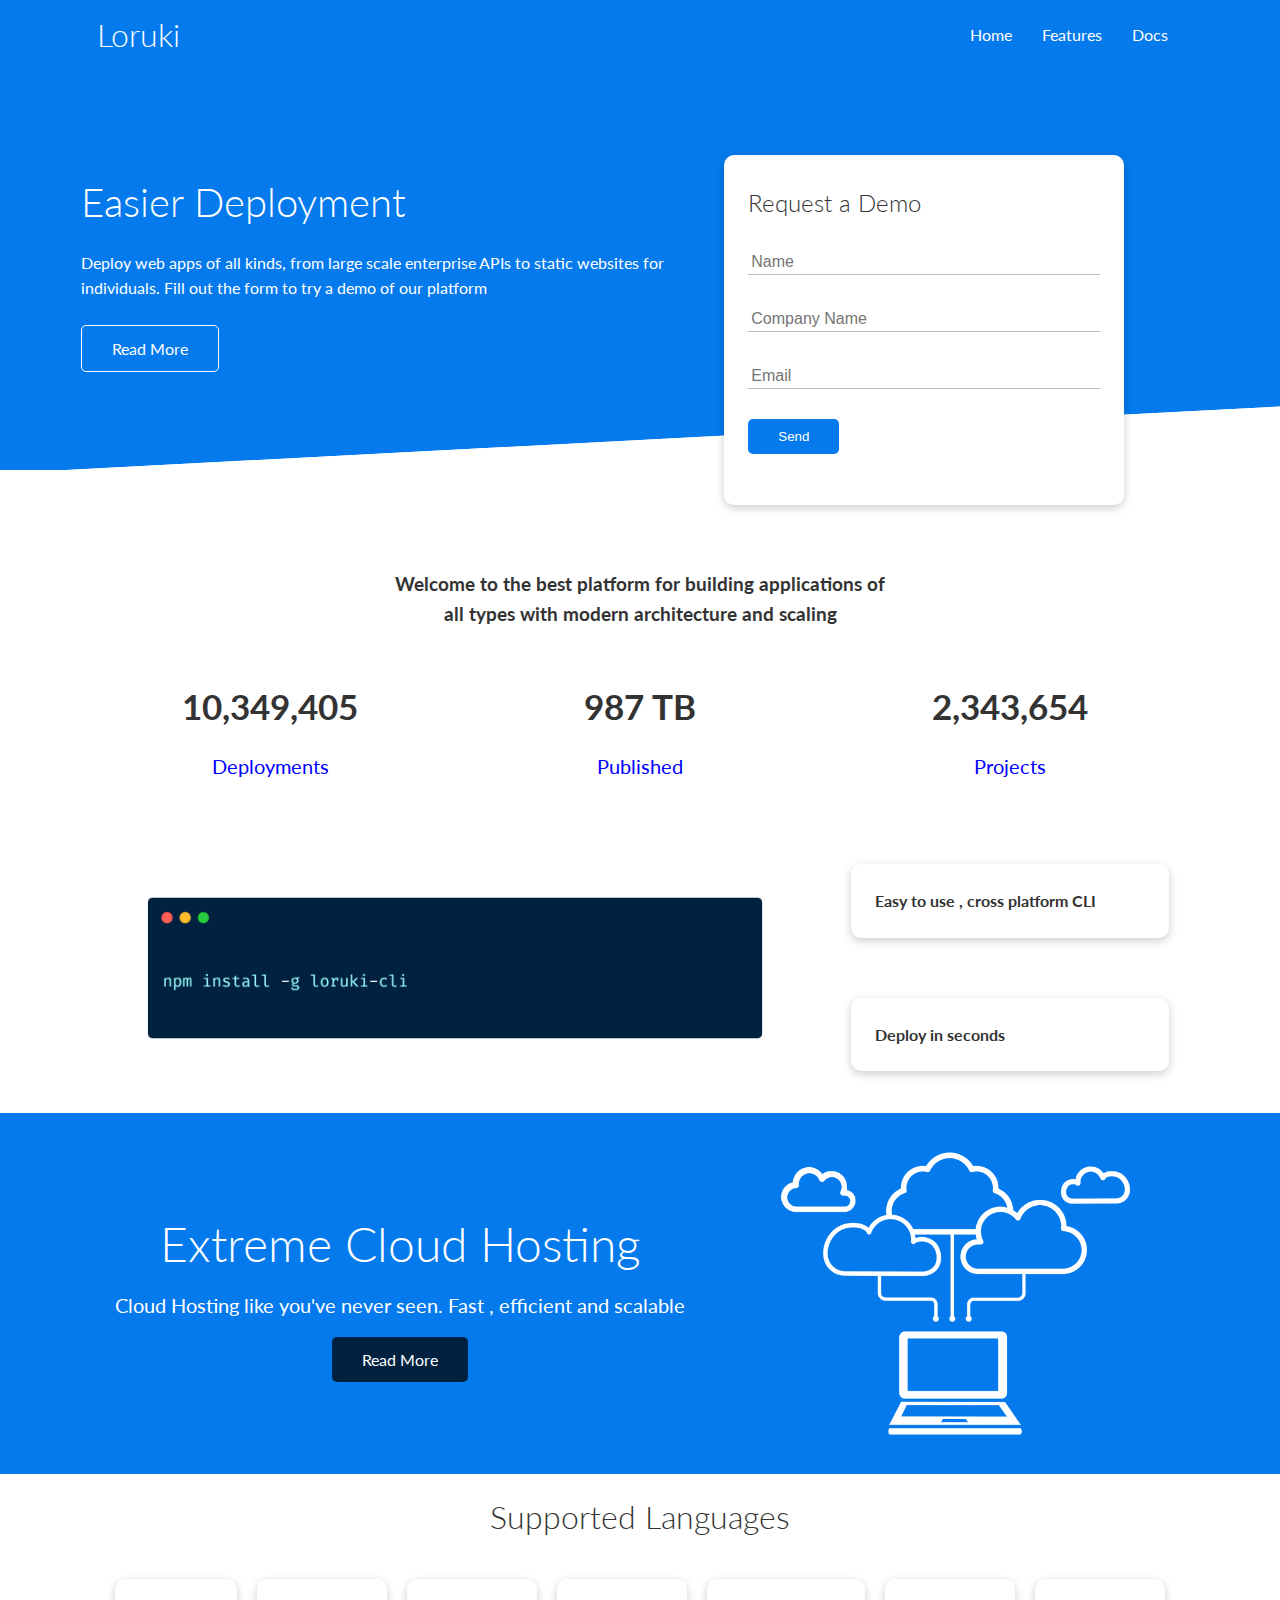
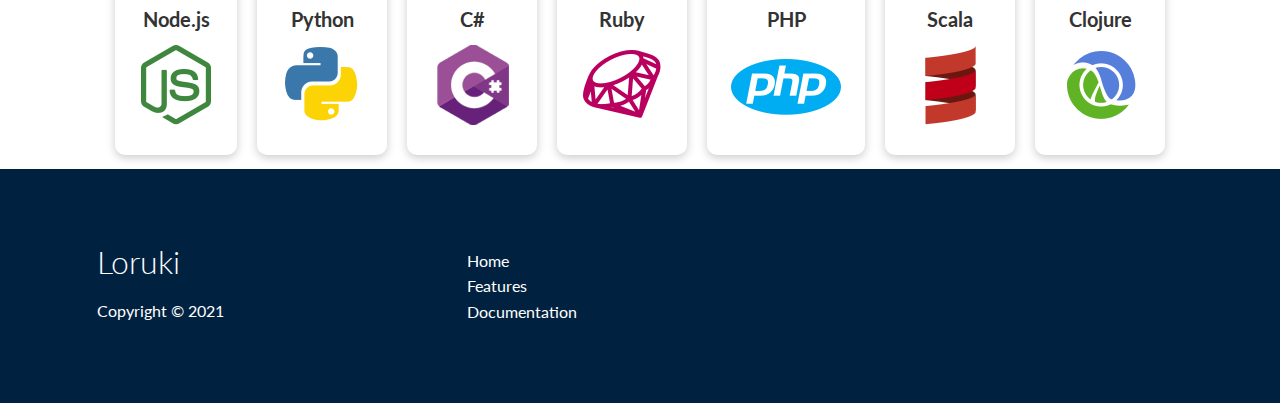
<file: index.html>
<!DOCTYPE html>
<html lang="en">
<head>
    <meta charset="UTF-8">
    <meta http-equiv="X-UA-Compatible" content="IE=edge">
    <meta name="viewport" content="width=device-width, initial-scale=1.0">
    <title>Loruki | Cloud Hosting for evryone</title>
    <link rel="stylesheet" href="https://cdnjs.cloudflare.com/ajax/libs/font-awesome/5.15.3/css/all.min.css"
    integrity="sha512-iBBXm8fW90+nuLcSKlbmrPcLa0OT92xO1BIsZ+ywDWZCvqsWgccV3gFoRBv0z+8dLJgyAHIhR35VZc2oM/gI1w=="
     crossorigin="anonymous" referrerpolicy="no-referrer" />
    <link rel="stylesheet" href="css/style.css">
    <link rel="stylesheet" href="css/utilities.css">
</head>
<body>
    <!--NavBar  -->
    <div class="navbar">
        <div class="container flex">
            <h1 class="logo">Loruki</h1>
            <nav>
                <ul>
                    <li><a href="index.html">Home</a></li>
                    <li><a href="features.html">Features</a></li>
                    <li><a href="docs.html">Docs</a></li>
                </ul>
            </nav>
        </div>
    </div>

    <!-- Showcase -->
    <section class="showcase">
        <div class="container grid">
            <div class="showcase-text">
                <h1>Easier Deployment</h1>
                <p>Deploy web apps of all kinds, from large scale enterprise APIs to static websites for individuals. Fill out the form to try a demo of our platform</p>
                <a href="features.html" class="btn btn-outline">Read More</a>
            </div>
            <div class="showcase-form card">
                <h2>Request a Demo</h2>
                <form action="">

                    <div class="form-control">
                        <input type="text" name="name", placeholder="Name" required>
                    </div>
                    <div class="form-control">
                        <input type="text" name="company", placeholder="Company Name" required>
                    </div>
                    <div class="form-control">
                        <input type="email" name="email", placeholder="Email" required>
                    </div>
                    <input type="submit" value="Send" class="btn btn-primary">
                </form>
                </div>
        </div>
    </section>

    <!-- Stats -->
    <section class="stats">
        <div class="container">
            <h3 class="stats-heading text-center">
                Welcome to the best platform for building applications of all types with modern architecture and scaling
            </h3>
            <div class="grid grid-3 text-center my-4">
                <div>
                    <i class="fas fa-server fa-3x"></i>
                    <h3>10,349,405</h3>
                    <p class="text-secondary">Deployments</p>
                </div>
                <div>
                    <i class="fas fa-upload fa-3x"></i>
                    <h3>987 TB</h3>
                    <p class="text-secondary">Published</p>
                </div>
                <div>
                    <i class="fas fa-project-diagram fa-3x"></i>
                    <h3>2,343,654</h3>
                    <p class="text-secondary">Projects</p>
                </div>
            </div>
        </div>
    </section>
    <!-- cli -->
    <section class="cli">
        <div class="container grid">
            <img src="images/cli.png" alt="">
            <div class="card">
                <h3>Easy to use , cross platform CLI</h3>
            </div>
            <div class="card">
                <h3>Deploy in seconds</h3>
            </div>

        </div>
    </section>

    <!-- cloud -->
    <section class="cloud bg-primary my-2 py-2">
        <div class="container grid">
            <div class="text-center">
                <h2 class="lg">Extreme Cloud Hosting</h2>
                <p class="lead my-1">Cloud Hosting like you've never seen. Fast , efficient and scalable</p>
                <a href="features.html" class="btn btn-dark">Read More</a>
            </div>
            <img src="images/cloud.png" alt="">
        </div>
    </section>

    <!-- languages -->
    <section class="languages">
        <h2 class="md text-center my-2">
            Supported Languages
        </h2>
        <div class="container flex">
            <div class="card">
                <h4>Node.js</h4>
                <img src="images/logos/node.png" alt="">
            </div>
            <div class="card">
                <h4>Python</h4>
                <img src="images/logos/python.png" alt="">
            </div>
            <div class="card">
                <h4>C#</h4>
                <img src="images/logos/csharp.png" alt="">
            </div>
            <div class="card">
                <h4>Ruby</h4>
                <img src="images/logos/ruby.png" alt="">
            </div>
            <div class="card">
                <h4>PHP</h4>
                <img src="images/logos/php.png" alt="">
            </div>
            <div class="card">
                <h4>Scala</h4>
                <img src="images/logos/scala.png" alt="">
            </div>
            <div class="card">
                <h4>Clojure</h4>
                <img src="images/logos/clojure.png" alt="">
            </div>
        </div>
    </section>
    <!-- footer -->
    <footer class="footer bg-dark py-5">
        <div class="container grid grid-3">
            <div>
                <h1>Loruki</h1>
                <p>Copyright &copy; 2021</p>
            </div>
            <nav>
                <ul>
                    <li><a href="index.html">Home</a></li>
                    <li><a href="features.html">Features</a></li>
                    <li><a href="docs.html">Documentation</a></li>
                </ul>
            </nav>
            <div class="social">
                <a href="#"><i class="fab fa-github fa-2x"></i></a>
                <a href="#"><i class="fab fa-facebook fa-2x"></i></a>
                <a href="#"><i class="fab fa-instagram fa-2x"></i></a>
                <a href="#"><i class="fab fa-twitter fa-2x"></i></a>
            </div>
        </div>
    </footer>
</body>
</html>
</file>
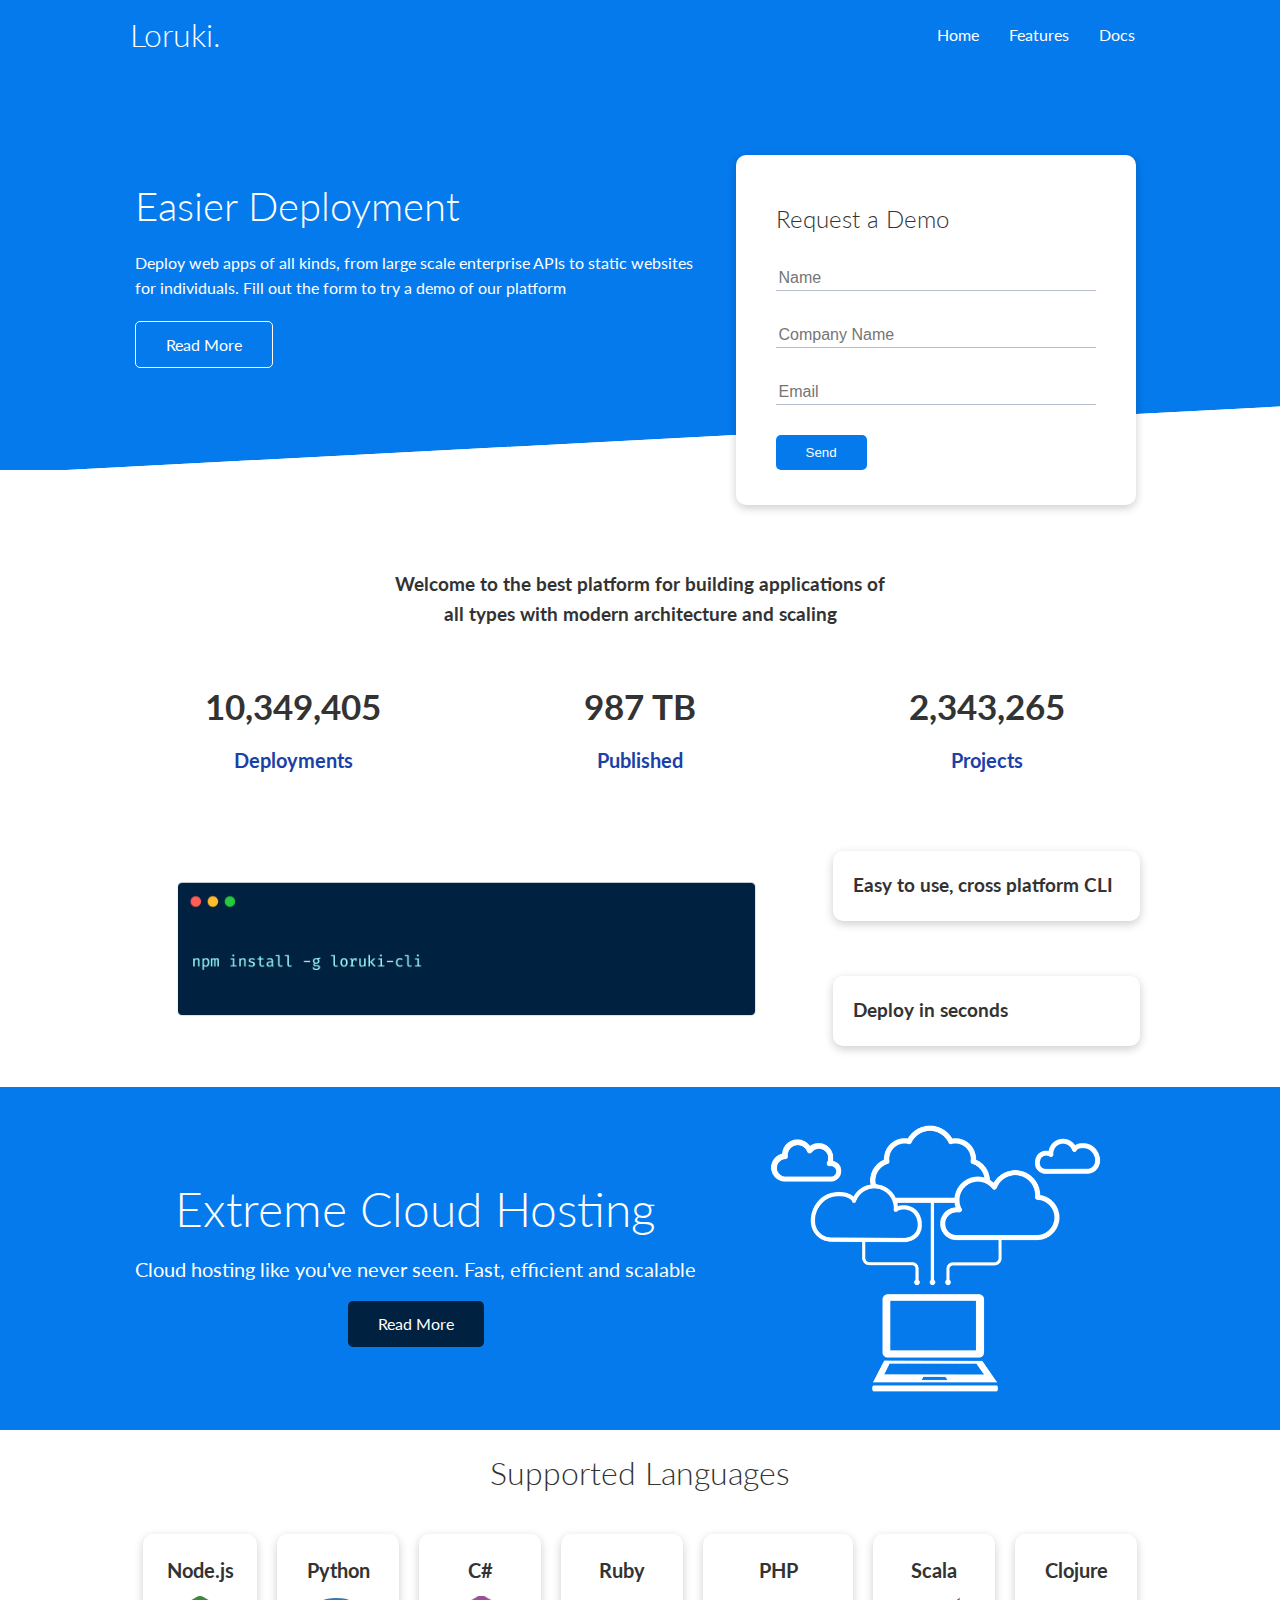
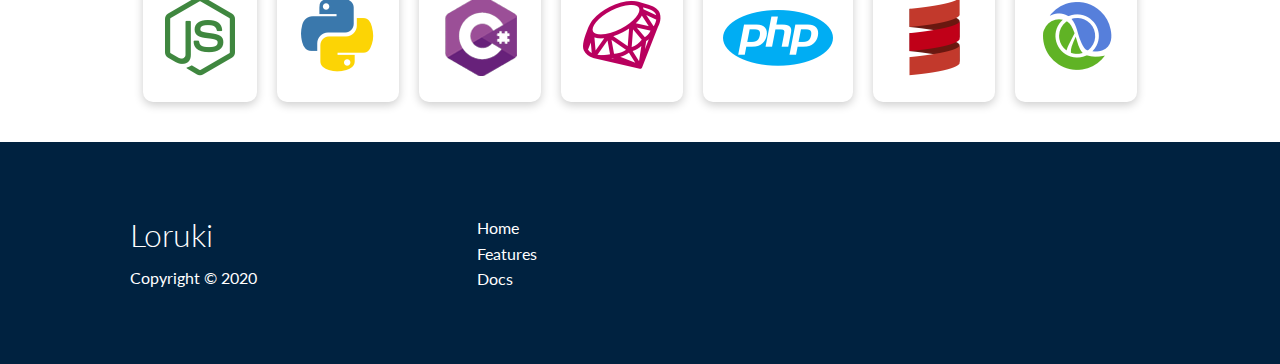
<file: loruki-website-master/index.html>
<!DOCTYPE html>
<html lang="en">
<head>
    <meta charset="UTF-8">
    <meta name="viewport" content="width=device-width, initial-scale=1.0">
    <link rel="stylesheet" href="https://cdnjs.cloudflare.com/ajax/libs/font-awesome/5.15.1/css/all.min.css" integrity="sha512-+4zCK9k+qNFUR5X+cKL9EIR+ZOhtIloNl9GIKS57V1MyNsYpYcUrUeQc9vNfzsWfV28IaLL3i96P9sdNyeRssA==" crossorigin="anonymous" />
    <link rel="stylesheet" href="css/utilities.css">
    <link rel="stylesheet" href="css/style.css">
    <title>Loruki | Cloud Hosting For Everyone</title>
</head>
<body>
    <!-- Navbar -->
    <div class="navbar">
        <div class="container flex">
            <h1 class="logo">Loruki.</h1>
            <nav>
                <ul>
                    <li><a href="index.html">Home</a></li>
                    <li><a href="features.html">Features</a></li>
                    <li><a href="docs.html">Docs</a></li>
                </ul>
            </nav>
        </div>
    </div>
    
    <!-- Showcase -->
    <section class="showcase">
        <div class="container grid">
            <div class="showcase-text">
                <h1>Easier Deployment</h1>
                <p>Deploy web apps of all kinds, from large scale enterprise APIs to static websites for individuals. Fill out the form to try a demo of our platform</p>
                <a href="features.html" class="btn btn-outline">Read More</a>
            </div>

            <div class="showcase-form card">
                <h2>Request a Demo</h2>
                 <!--  <form name="contact" netlify-honeypot="bot-field" method="POST" data-netlify="true">
                    <input type="hidden" name="form-name" value="contact">
                    <p class="hidden">
                        <label>Don’t fill this out if you're human: <input name="bot-field" /></label>
                      </p>
                    <div class="form-control">
                        <input type="text" name="name" placeholder="Name" required>
                    </div>
                    <div class="form-control">
                        <input type="text" name="company" placeholder="Company Name" required>
                    </div>
                    <div class="form-control">
                        <input type="email" name="email" placeholder="Email" required>
                    </div>
                    <input type="submit" value="Send" class="btn btn-primary">
                </form> -->
                 <form>
                    <div class="form-control">
                        <input type="text" name="name" placeholder="Name" required>
                    </div>
                    <div class="form-control">
                        <input type="text" name="company" placeholder="Company Name" required>
                    </div>
                    <div class="form-control">
                        <input type="email" name="email" placeholder="Email" required>
                    </div>
                    <input type="submit" value="Send" class="btn btn-primary">
                </form>
            </div>
        </div>
    </section>

    <!-- Stats -->
    <section class="stats">
        <div class="container">
            <h3 class="stats-heading text-center my-1">
                Welcome to the best platform for building applications of all types with modern architecture and scaling
            </h3>

            <div class="grid grid-3 text-center my-4">
                <div>
                    <i class="fas fa-server fa-3x"></i>
                    <h3>10,349,405</h3>
                    <p class="text-secondary">Deployments</p>
                </div>
                <div>
                    <i class="fas fa-upload fa-3x"></i>
                    <h3>987 TB</h3>
                    <p class="text-secondary">Published</p>
                </div>
                <div>
                    <i class="fas fa-project-diagram fa-3x"></i>
                    <h3>2,343,265</h3>
                    <p class="text-secondary">Projects</p>
                </div>
            </div>
        </div>
    </section>

    <!-- Cli -->
    <section class="cli">
        <div class="container grid">
            <img src="images/cli.png" alt="">
            <div class="card">
                <h3>Easy to use, cross platform CLI</h3>
            </div>
            <div class="card">
                <h3>Deploy in seconds</h3>
            </div>
        </div>
    </section>

    <!-- Cloud -->
    <section class="cloud bg-primary my-2 py-2">
        <div class="container grid">
            <div class="text-center">
                <h2 class="lg">Extreme Cloud Hosting</h2>
                <p class="lead my-1">Cloud hosting like you've never seen. Fast, efficient and scalable</p>
                <a href="features.html" class="btn btn-dark">Read More</a>
            </div>
            <img src="images/cloud.png" alt="">
        </div>
    </section>

    <!-- Languages -->
    <section class="languages">
        <h2 class="md text-center my-2">
            Supported Languages
        </h2>
        <div class="container flex">
            <div class="card">
                <h4>Node.js</h4>
                <img src="images/logos/node.png" alt="">
            </div>
            <div class="card">
                <h4>Python</h4>
                <img src="images/logos/python.png" alt="">
              </div>
              <div class="card">
                <h4>C#</h4>
                <img src="images/logos/csharp.png" alt="">
              </div>
              <div class="card">
                <h4>Ruby</h4>
                <img src="images/logos/ruby.png" alt="">
              </div>
              <div class="card">
                <h4>PHP</h4>
                <img src="images/logos/php.png" alt="">
              </div>
              <div class="card">
                <h4>Scala</h4>
                <img src="images/logos/scala.png" alt="">
              </div>
              <div class="card">
                <h4>Clojure</h4>
                <img src="images/logos/clojure.png" alt="">
              </div>
        </div>
    </section>

    <!-- Footer -->
    <footer class="footer bg-dark py-5">
        <div class="container grid grid-3">
            <div>
                <h1>Loruki
                </h1>
                <p>Copyright &copy; 2020</p>
            </div>
            <nav>
                <ul>
                    <li><a href="index.html">Home</a></li>
                    <li><a href="features.html">Features</a></li>
                    <li><a href="docs.html">Docs</a></li>
                </ul>
            </nav>
            <div class="social">
                <a href="#"><i class="fab fa-github fa-2x"></i></a>
                <a href="#"><i class="fab fa-facebook fa-2x"></i></a>
                <a href="#"><i class="fab fa-instagram fa-2x"></i></a>
                <a href="#"><i class="fab fa-twitter fa-2x"></i></a>
            </div>
        </div>
    </footer>
</body>
</html>
</file>
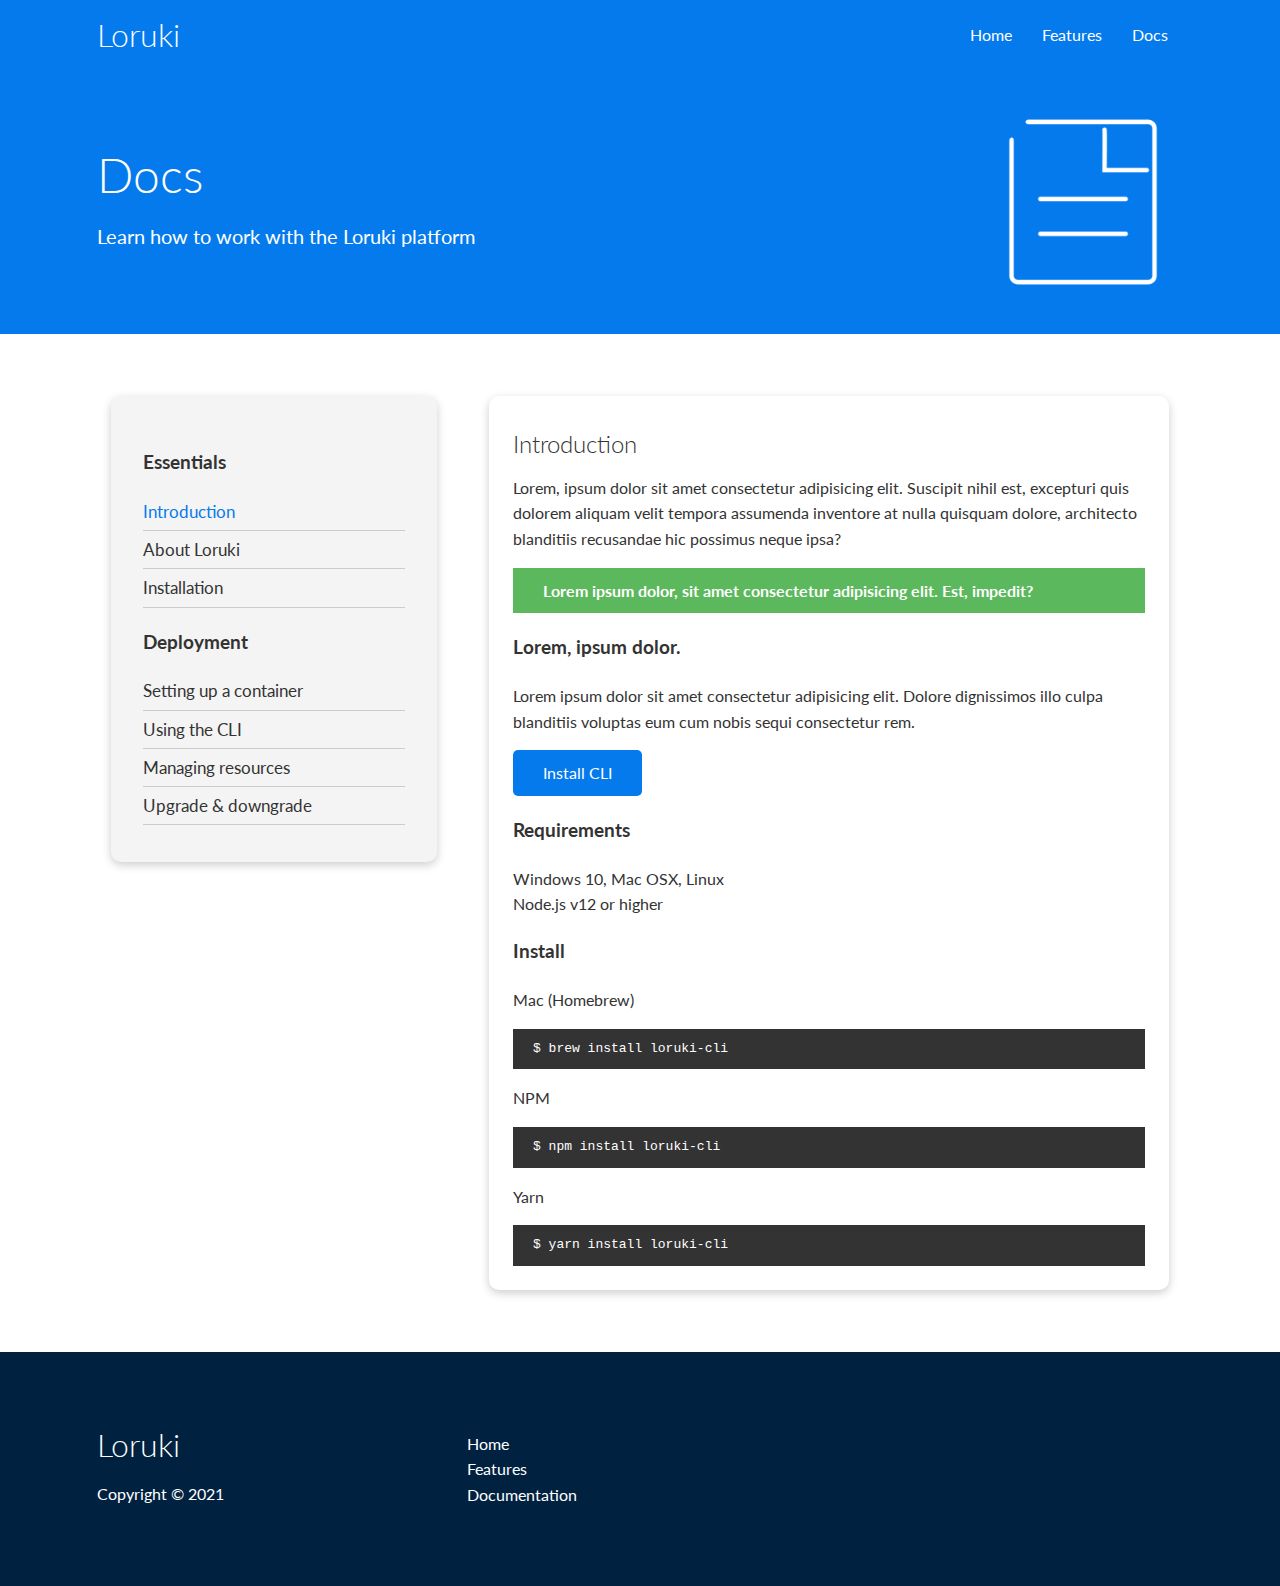
<file: docs.html>
<!DOCTYPE html>
<html lang="en">

<head>
    <meta charset="UTF-8">
    <meta http-equiv="X-UA-Compatible" content="IE=edge">
    <meta name="viewport" content="width=device-width, initial-scale=1.0">
    <title>Loruki | Cloud Hosting for evryone</title>
    <link rel="stylesheet" href="https://cdnjs.cloudflare.com/ajax/libs/font-awesome/5.15.3/css/all.min.css"
        integrity="sha512-iBBXm8fW90+nuLcSKlbmrPcLa0OT92xO1BIsZ+ywDWZCvqsWgccV3gFoRBv0z+8dLJgyAHIhR35VZc2oM/gI1w=="
        crossorigin="anonymous" referrerpolicy="no-referrer" />
    <link rel="stylesheet" href="css/style.css">
    <link rel="stylesheet" href="css/utilities.css">
</head>

<body>
    <!--NavBar  -->
    <div class="navbar">
        <div class="container flex">
            <h1 class="logo">Loruki</h1>
            <nav>
                <ul>
                    <li><a href="index.html">Home</a></li>
                    <li><a href="features.html">Features</a></li>
                    <li><a href="docs.html">Docs</a></li>
                </ul>
            </nav>
        </div>
    </div>

    <!-- head -->
    <section class="docs-head bg-primary py-3">
        <div class="container grid">
            <div>
                <h1 class="lg">Docs</h1>
                <p class="lead">
                    Learn how to work with the Loruki platform
                </p>
            </div>
            <img src="images/docs.png" alt="">
        </div>
    </section>
<!-- docs main -->
<section class="docs-main my-4">
    <div class="container grid">
        <div class="card bg-light p-3">
            <h3 class="my-2">Essentials</h3>
            <nav>
                <ul>
                    <li class="text-primary"><a href="#">Introduction</a></li>
                    <li><a href="#">About Loruki</a></li>
                    <li><a href="#">Installation</a></li>
                </ul>
            </nav>
            <h3 class="my-2">Deployment</h3>
            <nav>
                <ul>
                    <li><a href="#">Setting up a container</a></li>
                    <li><a href="#">Using the CLI</a></li>
                    <li><a href="#">Managing resources</a></li>
                    <li><a href="#">Upgrade & downgrade</a></li>
                </ul>
            </nav>

        </div>
        <div class="card">
            <h2>Introduction</h2>
            <p>Lorem, ipsum dolor sit amet consectetur adipisicing elit. Suscipit nihil est, excepturi quis dolorem aliquam velit tempora assumenda inventore at nulla quisquam dolore, architecto blanditiis recusandae hic possimus neque ipsa?</p>
            <div class="alert alert-success">
                <i class="fas fa-info"></i>Lorem ipsum dolor, sit amet consectetur adipisicing elit. Est, impedit?
            </div>
            <h3>Lorem, ipsum dolor.</h3>
            <p>Lorem ipsum dolor sit amet consectetur adipisicing elit. Dolore dignissimos illo culpa blanditiis voluptas eum cum nobis sequi consectetur rem.</p>
            <a href="#" class="btn btn-primary">Install CLI</a>

            <h3>Requirements</h3>
            <ul>
                <li>Windows 10, Mac OSX, Linux</li>
                <li>Node.js v12 or higher</li>
            </ul>
            <h3>Install</h3>
            <p>Mac (Homebrew)</p>
            <pre><code>$ brew install loruki-cli</code></pre>
            <p>NPM</p>
            <pre><code>$ npm install loruki-cli</code></pre>
            <p>Yarn</p>
            <pre><code>$ yarn install loruki-cli</code></pre>
        </div>
    </div>
</section>
  
    <!-- footer -->
    <footer class="footer bg-dark py-5">
        <div class="container grid grid-3">
            <div>
                <h1>Loruki</h1>
                <p>Copyright &copy; 2021</p>
            </div>
            <nav>
                <ul>
                    <li><a href="index.html">Home</a></li>
                    <li><a href="features.html">Features</a></li>
                    <li><a href="docs.html">Documentation</a></li>
                </ul>
            </nav>
            <div class="social">
                <a href="#"><i class="fab fa-github fa-2x"></i></a>
                <a href="#"><i class="fab fa-facebook fa-2x"></i></a>
                <a href="#"><i class="fab fa-instagram fa-2x"></i></a>
                <a href="#"><i class="fab fa-twitter fa-2x"></i></a>
            </div>
        </div>
    </footer>
</body>

</html>
</file>
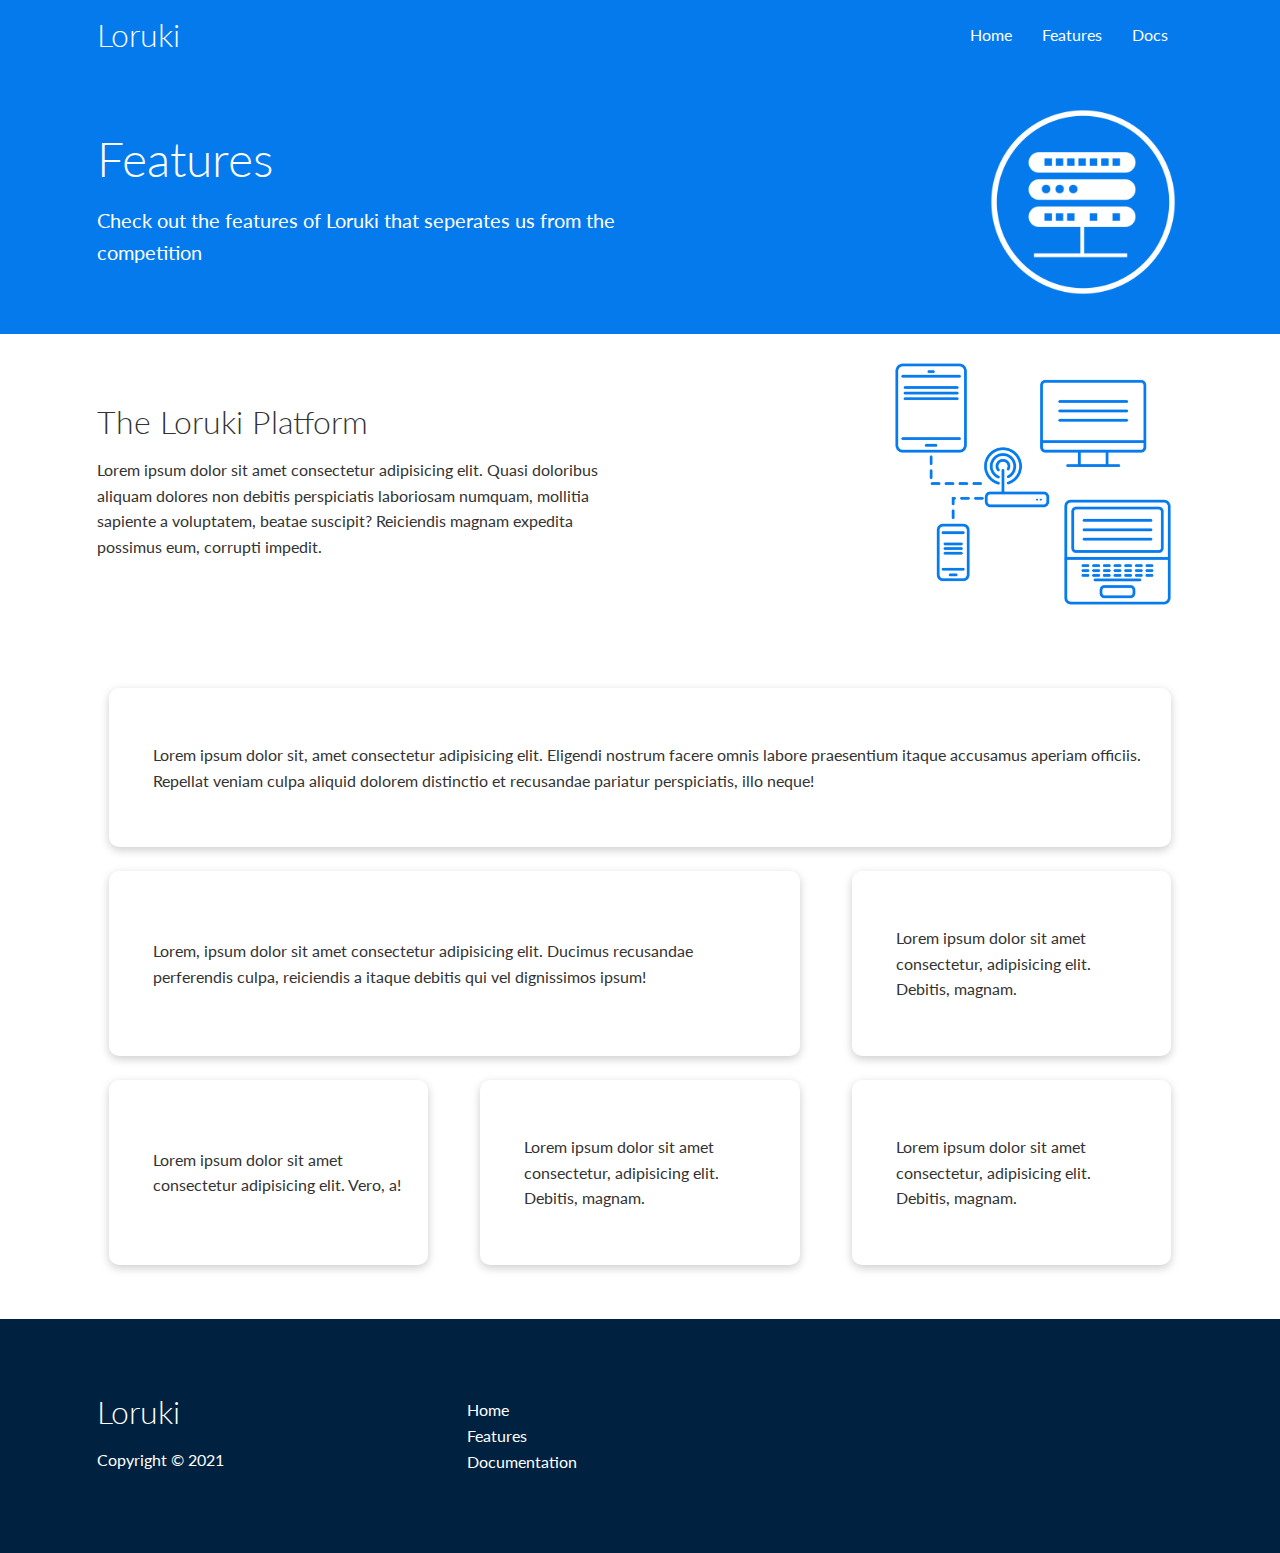
<file: features.html>
<!DOCTYPE html>
<html lang="en">

<head>
    <meta charset="UTF-8">
    <meta http-equiv="X-UA-Compatible" content="IE=edge">
    <meta name="viewport" content="width=device-width, initial-scale=1.0">
    <title>Loruki | Cloud Hosting for evryone</title>
    <link rel="stylesheet" href="https://cdnjs.cloudflare.com/ajax/libs/font-awesome/5.15.3/css/all.min.css"
        integrity="sha512-iBBXm8fW90+nuLcSKlbmrPcLa0OT92xO1BIsZ+ywDWZCvqsWgccV3gFoRBv0z+8dLJgyAHIhR35VZc2oM/gI1w=="
        crossorigin="anonymous" referrerpolicy="no-referrer" />
    <link rel="stylesheet" href="css/style.css">
    <link rel="stylesheet" href="css/utilities.css">
</head>

<body>
    <!--NavBar  -->
    <div class="navbar">
        <div class="container flex">
            <h1 class="logo">Loruki</h1>
            <nav>
                <ul>
                    <li><a href="index.html">Home</a></li>
                    <li><a href="features.html">Features</a></li>
                    <li><a href="docs.html">Docs</a></li>
                </ul>
            </nav>
        </div>
    </div>

  <!-- head -->
  <section class="features-head bg-primary py-3">
      <div class="container grid">
          <div>
              <h1 class="lg">Features</h1>
              <p class="lead">
                  Check out the features of Loruki that seperates us from the competition
              </p>
          </div>
          <img src="images/server.png" alt="">
      </div>
  </section>

  <!-- sub head -->
  <section class="features-sub-head bg-light-py-3">
      <div class="container grid">
        <div>
            <h1 class="md">The Loruki Platform</h1>
            <p>
                Lorem ipsum dolor sit amet consectetur adipisicing elit. Quasi doloribus aliquam dolores non debitis perspiciatis laboriosam numquam, mollitia sapiente a voluptatem, beatae suscipit? Reiciendis magnam expedita possimus eum, corrupti impedit.
            </p>
        </div>
        <img src="images/server2.png" alt="">
      </div>
  </section>

  <section class="features-main my-2">
      <div class="container grid grid-3">
          <div class="card flex">
              <i class="fas fa-server fa-3x"></i>
              <p>Lorem ipsum dolor sit, amet consectetur adipisicing elit. Eligendi nostrum facere omnis labore praesentium itaque accusamus aperiam officiis. Repellat veniam culpa aliquid dolorem distinctio et recusandae pariatur perspiciatis, illo neque!</p>
          </div>
        <div class="card flex">
            <i class="fas fa-network-wired fa-3x"></i>
            <p>
                Lorem, ipsum dolor sit amet consectetur adipisicing elit. Ducimus
                recusandae perferendis culpa, reiciendis a itaque debitis qui vel
                dignissimos ipsum!
            </p>
        </div>
        <div class="card flex">
            <i class="fas fa-laptop-code fa-3x"></i>
            <p>
                Lorem ipsum dolor sit amet consectetur, adipisicing elit. Debitis,
                magnam.
            </p>
        </div>
        <div class="card flex">
            <i class="fas fa-database fa-3x"></i>
            <p>
                Lorem ipsum dolor sit amet consectetur adipisicing elit. Vero, a!
            </p>
        </div>
        <div class="card flex">
            <i class="fas fa-power-off fa-3x"></i>
            <p>
                Lorem ipsum dolor sit amet consectetur, adipisicing elit. Debitis,
                magnam.
            </p>
        </div>
        <div class="card flex">
            <i class="fas fa-upload fa-3x"></i>
            <p>
                Lorem ipsum dolor sit amet consectetur, adipisicing elit. Debitis,
                magnam.
            </p>
        </div>
      </div>
  </section>

    <!-- footer -->
    <footer class="footer bg-dark py-5">
        <div class="container grid grid-3">
            <div>
                <h1>Loruki</h1>
                <p>Copyright &copy; 2021</p>
            </div>
            <nav>
                <ul>
                    <li><a href="index.html">Home</a></li>
                    <li><a href="features.html">Features</a></li>
                    <li><a href="docs.html">Documentation</a></li>
                </ul>
            </nav>
            <div class="social">
                <a href="#"><i class="fab fa-github fa-2x"></i></a>
                <a href="#"><i class="fab fa-facebook fa-2x"></i></a>
                <a href="#"><i class="fab fa-instagram fa-2x"></i></a>
                <a href="#"><i class="fab fa-twitter fa-2x"></i></a>
            </div>
        </div>
    </footer>
</body>

</html>
</file>
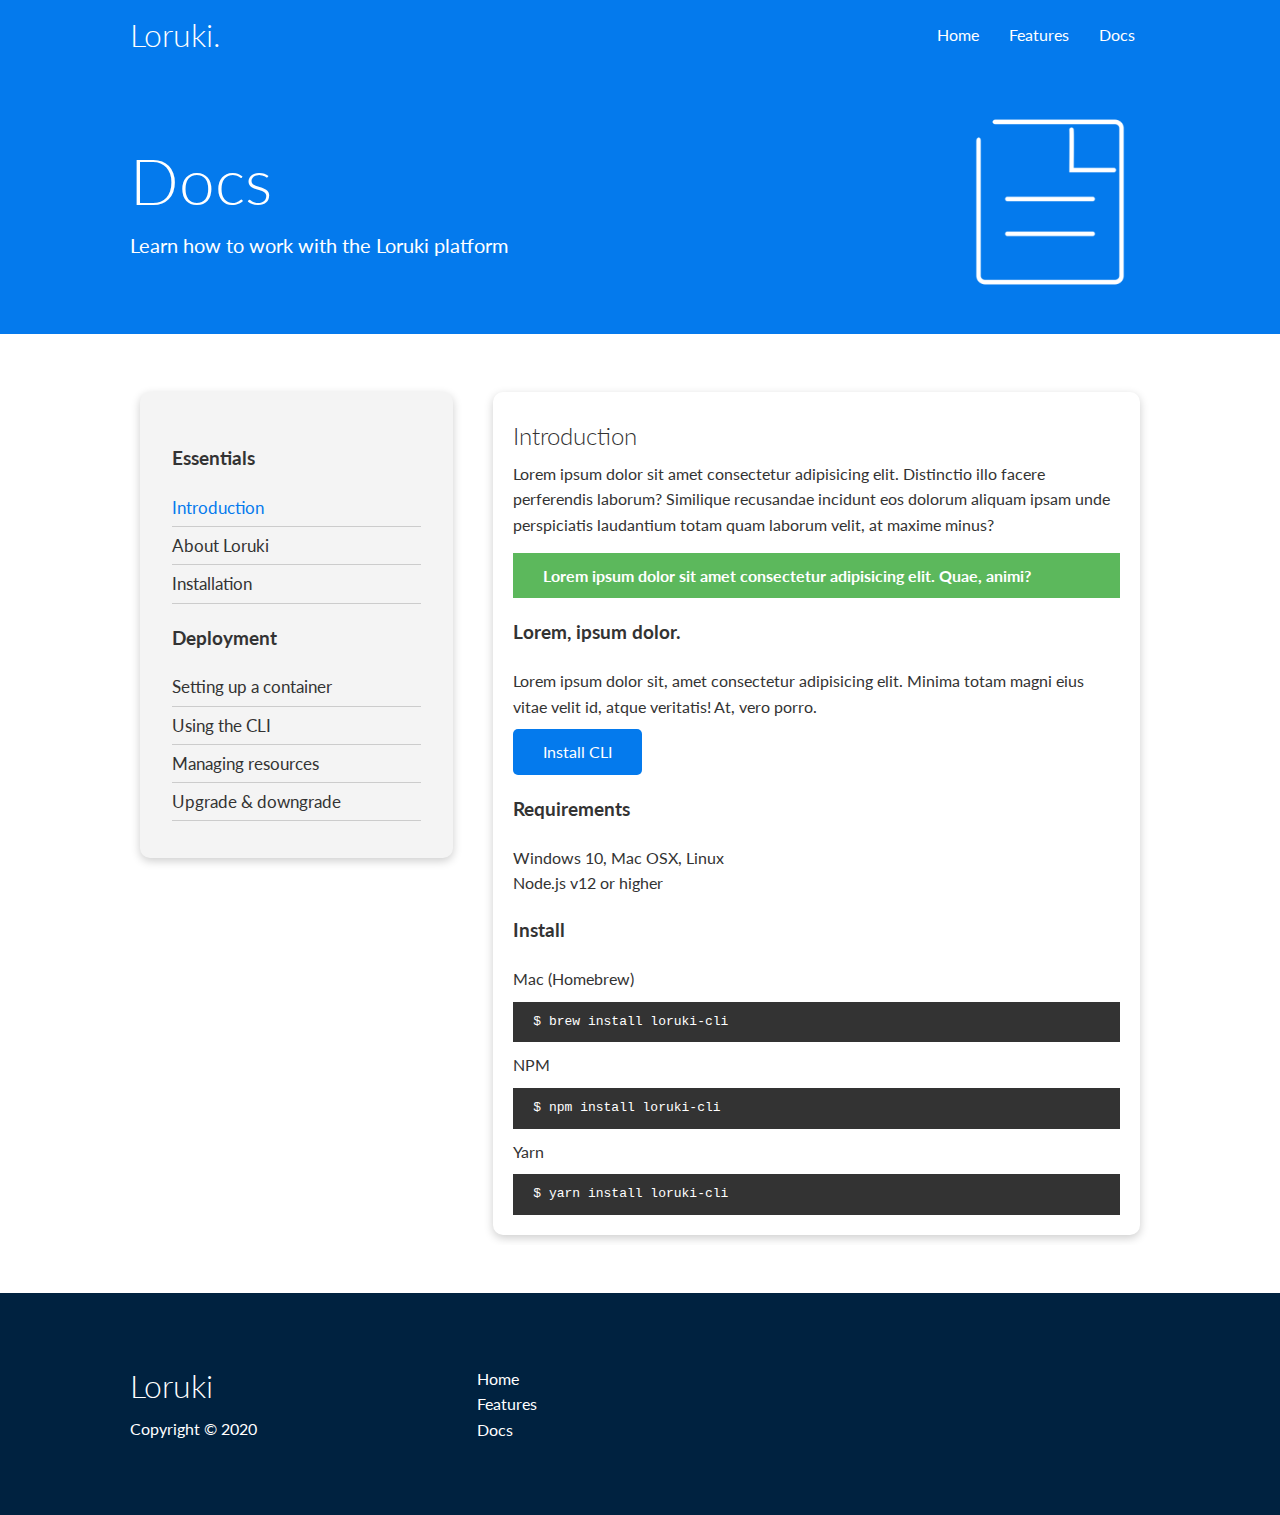
<file: loruki-website-master/docs.html>
<!DOCTYPE html>
<html lang="en">
<head>
    <meta charset="UTF-8">
    <meta name="viewport" content="width=device-width, initial-scale=1.0">
    <link rel="stylesheet" href="https://cdnjs.cloudflare.com/ajax/libs/font-awesome/5.15.1/css/all.min.css" integrity="sha512-+4zCK9k+qNFUR5X+cKL9EIR+ZOhtIloNl9GIKS57V1MyNsYpYcUrUeQc9vNfzsWfV28IaLL3i96P9sdNyeRssA==" crossorigin="anonymous" />
    <link rel="stylesheet" href="css/utilities.css">
    <link rel="stylesheet" href="css/style.css">
    <title>Loruki | Cloud Hosting For Everyone</title>
</head>
<body>
    <!-- Navbar -->
    <div class="navbar">
        <div class="container flex">
            <h1 class="logo">Loruki.</h1>
            <nav>
                <ul>
                    <li><a href="index.html">Home</a></li>
                    <li><a href="features.html">Features</a></li>
                    <li><a href="docs.html">Docs</a></li>
                </ul>
            </nav>
        </div>
    </div>

    <!-- Head -->
    <section class="docs-head bg-primary py-3">
        <div class="container grid">
            <div>
                <h1 class="xl">Docs</h1>
                <p class="lead">
                    Learn how to work with the Loruki platform
                </p>
            </div>
            <img src="images/docs.png" alt="">
        </div>
    </section>

    <!-- Docs main -->
    <section class="docs-main my-4">
        <div class="container grid">
            <div class="card bg-light p-3">
                <h3 class="my-2">Essentials</h3>
                <nav>
                    <ul>
                        <li><a class="text-primary" href="#">Introduction</a></li>
                        <li><a href="#">About Loruki</a></li>
                        <li><a href="#">Installation</a></li>
                    </ul>
                </nav>

                <h3 class="my-2">Deployment</h3>
                <nav>
                    <ul>
                        <li><a href="#">Setting up a container</a></li>
							<li><a href="#">Using the CLI</a></li>
							<li><a href="#">Managing resources</a></li>
							<li><a href="#">Upgrade & downgrade</a></li>
                    </ul>
                </nav>
            </div>
            <div class="card">
                <h2>Introduction</h2>
                <p>Lorem ipsum dolor sit amet consectetur adipisicing elit. Distinctio illo facere perferendis laborum? Similique recusandae incidunt eos dolorum aliquam ipsam unde perspiciatis laudantium totam quam laborum velit, at maxime minus?</p>

                <div class="alert alert-success">
                    <i class="fas fa-info"></i> Lorem ipsum dolor sit amet consectetur adipisicing elit. Quae, animi?
                </div>

                <h3>Lorem, ipsum dolor.</h3>
                <p>Lorem ipsum dolor sit, amet consectetur adipisicing elit. Minima totam magni eius vitae velit id, atque veritatis! At, vero porro.</p>
                <a href="#" class="btn btn-primary">Install CLI</a>

                <h3>Requirements</h3>
                <ul>
                    <li>Windows 10, Mac OSX, Linux</li>
                    <li>Node.js v12 or higher</li>
                </ul>

                <h3>Install</h3>
                <p>Mac (Homebrew)</p>
                <pre><code>$ brew install loruki-cli</code></pre>
                <p>NPM</p>
                <pre><code>$ npm install loruki-cli</code></pre>
                <p>Yarn</p>
                <pre><code>$ yarn install loruki-cli</code></pre>

            </div>
        </div>
    </section>
    
    <!-- Footer -->
    <footer class="footer bg-dark py-5">
        <div class="container grid grid-3">
            <div>
                <h1>Loruki
                </h1>
                <p>Copyright &copy; 2020</p>
            </div>
            <nav>
                <ul>
                    <li><a href="index.html">Home</a></li>
                    <li><a href="features.html">Features</a></li>
                    <li><a href="docs.html">Docs</a></li>
                </ul>
            </nav>
            <div class="social">
                <a href="#"><i class="fab fa-github fa-2x"></i></a>
                <a href="#"><i class="fab fa-facebook fa-2x"></i></a>
                <a href="#"><i class="fab fa-instagram fa-2x"></i></a>
                <a href="#"><i class="fab fa-twitter fa-2x"></i></a>
            </div>
        </div>
    </footer>
</body>
</html>
</file>
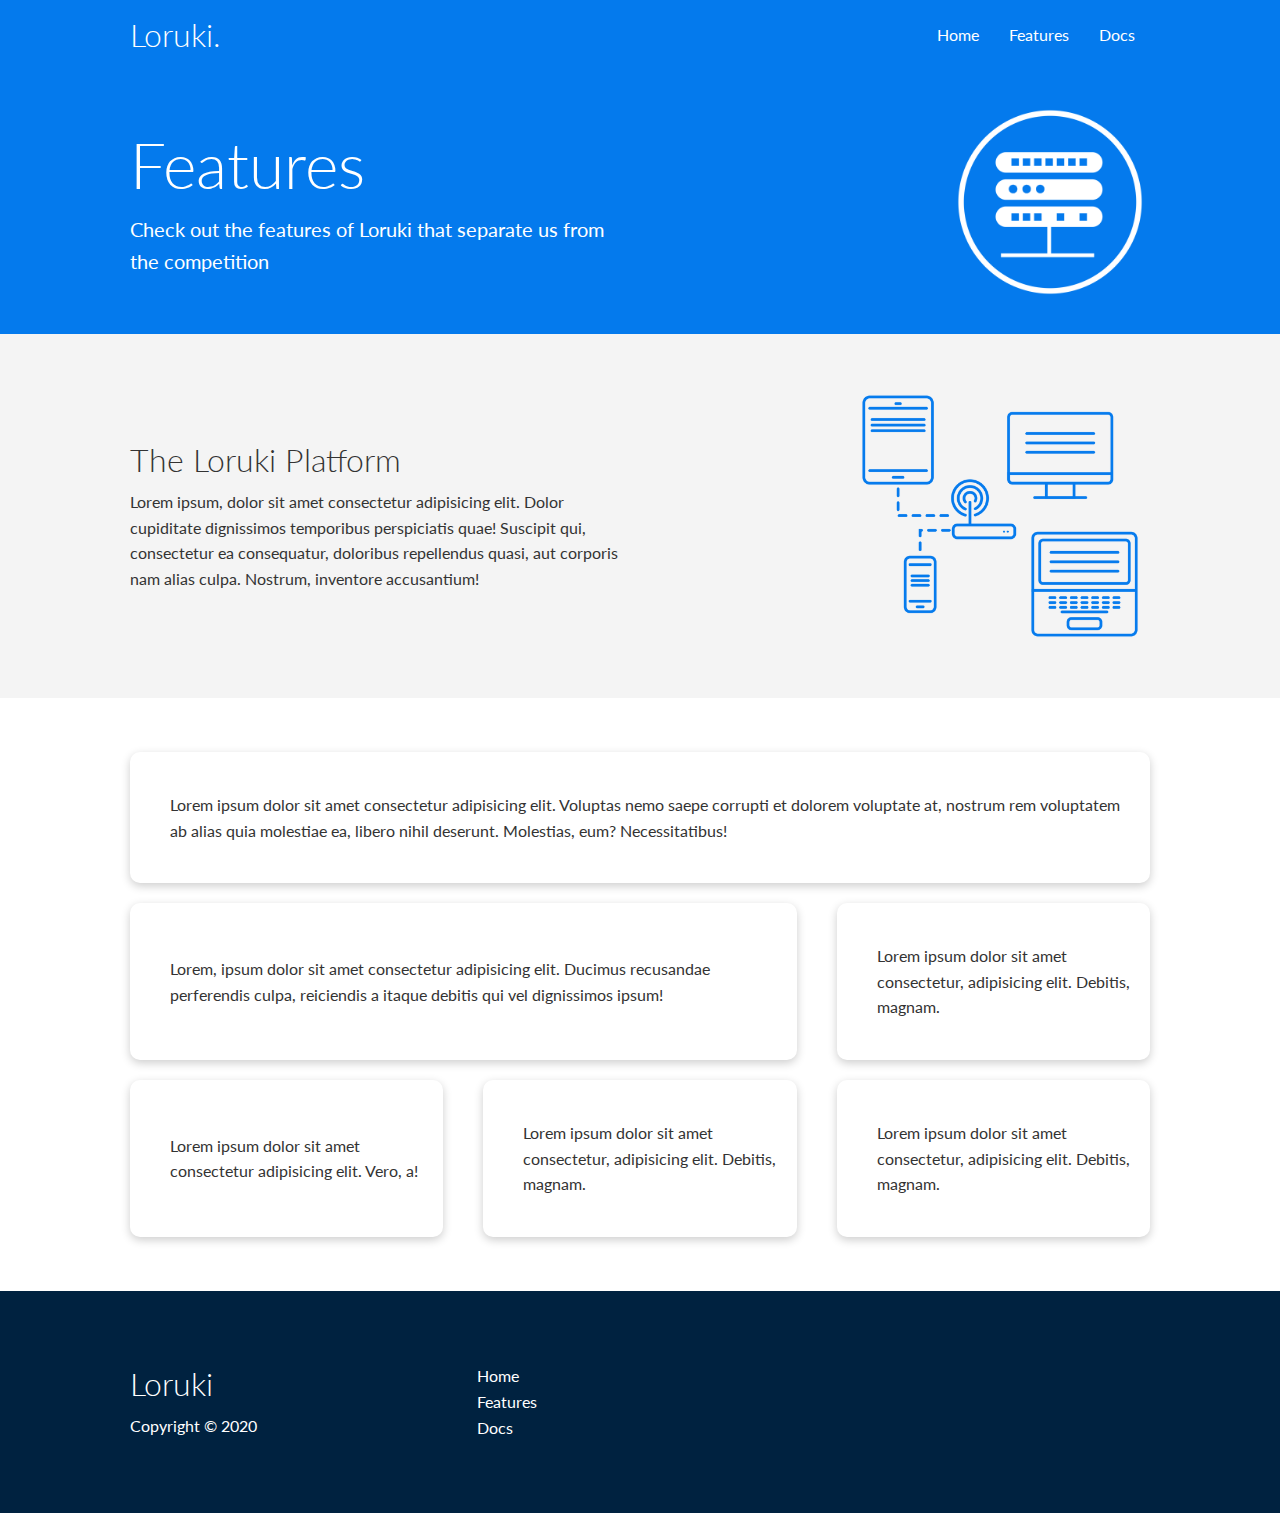
<file: loruki-website-master/features.html>
<!DOCTYPE html>
<html lang="en">
<head>
    <meta charset="UTF-8">
    <meta name="viewport" content="width=device-width, initial-scale=1.0">
    <link rel="stylesheet" href="https://cdnjs.cloudflare.com/ajax/libs/font-awesome/5.15.1/css/all.min.css" integrity="sha512-+4zCK9k+qNFUR5X+cKL9EIR+ZOhtIloNl9GIKS57V1MyNsYpYcUrUeQc9vNfzsWfV28IaLL3i96P9sdNyeRssA==" crossorigin="anonymous" />
    <link rel="stylesheet" href="css/utilities.css">
    <link rel="stylesheet" href="css/style.css">
    <title>Loruki | Cloud Hosting For Everyone</title>
</head>
<body>
    <!-- Navbar -->
    <div class="navbar">
        <div class="container flex">
            <h1 class="logo">Loruki.</h1>
            <nav>
                <ul>
                    <li><a href="index.html">Home</a></li>
                    <li><a href="features.html">Features</a></li>
                    <li><a href="docs.html">Docs</a></li>
                </ul>
            </nav>
        </div>
    </div>

    <!-- Head -->
    <section class="features-head bg-primary py-3">
        <div class="container grid">
            <div>
                <h1 class="xl">Features</h1>
                <p class="lead">
                    Check out the features of Loruki that separate us from the
						competition
                </p>
            </div>
            <img src="images/server.png" alt="">
        </div>
    </section>

    <!-- Sub head -->
    <section class="features-sub-head bg-light py-3">
        <div class="container grid">
            <div>
                <h1 class="md">The Loruki Platform</h1>
                <p>
                    Lorem ipsum, dolor sit amet consectetur adipisicing elit. Dolor cupiditate dignissimos temporibus perspiciatis quae! Suscipit qui, consectetur ea consequatur, doloribus repellendus quasi, aut corporis nam alias culpa. Nostrum, inventore accusantium!
                </p>
            </div>
            <img src="images/server2.png" alt="">
        </div>
    </section>

    <section class="features-main my-2">
        <div class="container grid grid-3">
            <div class="card flex">
                <i class="fas fa-server fa-3x"></i>
                <p>Lorem ipsum dolor sit amet consectetur adipisicing elit. Voluptas nemo saepe corrupti et dolorem voluptate at, nostrum rem voluptatem ab alias quia molestiae ea, libero nihil deserunt. Molestias, eum? Necessitatibus!</p>
            </div>
            <div class="card flex">
                <i class="fas fa-network-wired fa-3x"></i>
                <p>
                    Lorem, ipsum dolor sit amet consectetur adipisicing elit. Ducimus
                    recusandae perferendis culpa, reiciendis a itaque debitis qui vel
                    dignissimos ipsum!
                </p>
            </div>
            <div class="card flex">
                <i class="fas fa-laptop-code fa-3x"></i>
                <p>
                    Lorem ipsum dolor sit amet consectetur, adipisicing elit. Debitis,
                    magnam.
                </p>
            </div>
            <div class="card flex">
                <i class="fas fa-database fa-3x"></i>
                <p>
                    Lorem ipsum dolor sit amet consectetur adipisicing elit. Vero, a!
                </p>
            </div>
            <div class="card flex">
                <i class="fas fa-power-off fa-3x"></i>
                <p>
                    Lorem ipsum dolor sit amet consectetur, adipisicing elit. Debitis,
                    magnam.
                </p>
            </div>
            <div class="card flex">
                <i class="fas fa-upload fa-3x"></i>
                <p>
                    Lorem ipsum dolor sit amet consectetur, adipisicing elit. Debitis,
                    magnam.
                </p>
            </div>
        </div>
    </section>

    <!-- Footer -->
    <footer class="footer bg-dark py-5">
        <div class="container grid grid-3">
            <div>
                <h1>Loruki
                </h1>
                <p>Copyright &copy; 2020</p>
            </div>
            <nav>
                <ul>
                    <li><a href="index.html">Home</a></li>
                    <li><a href="features.html">Features</a></li>
                    <li><a href="docs.html">Docs</a></li>
                </ul>
            </nav>
            <div class="social">
                <a href="#"><i class="fab fa-github fa-2x"></i></a>
                <a href="#"><i class="fab fa-facebook fa-2x"></i></a>
                <a href="#"><i class="fab fa-instagram fa-2x"></i></a>
                <a href="#"><i class="fab fa-twitter fa-2x"></i></a>
            </div>
        </div>
    </footer>
</body>
</html>
</file>
<file: css/style.css>
@import url('https://fonts.googleapis.com/css2?family=Lato:wght@300&display=swap');
/* font-family: 'Lato', sans-serif; */
:root{
    --primary-color: #047aed;
    --secondary-color: #1c3fa8;
    --dark-color: #002240;
    --light-color: #f4f4f4;
}
*{
    box-sizing: border-box;
    padding: 0;
    margin: 0;
}
body{
    font-family: 'Lato', sans-serif;
    color: #333;
    line-height: 1.6;
}
ul{
    list-style-type: none;
}
a{
    text-decoration: none;
    color: #333;
}
h1,h2{
    font-weight: 300;
    line-height: 1.2;
    margin: 10px 0;
}
p{
    margin: 1rem 0;
}
img{
    width: 100%;
}

code,pre{
    background-color: #333;
    color: white;
    padding: 10px;
}
/* ===========
 NAvBAR
============*/
.navbar{
    background-color:var(--primary-color);
    color: white;
    height: 70px;
}
.navbar ul{
    display: flex;
}
.navbar a{
    color: #fff;
    margin: 0 15px;

    
}
.navbar a:hover{
    border-bottom: 2px white solid;
}
.navbar .flex{
    justify-content: space-between;
}
/* SHOW case */
.showcase{
    height: 400px;
    background-color:var(--primary-color);
    color: white;
    position: relative;
}
.showcase h1{
    font-size: 2.5rem;
}
.showcase p{
    margin: 1.5rem 0;
    
}
.showcase .grid{
    grid-template-columns: 55% 45%;
    gap: 2rem;
    overflow: visible;
}
.showcase-text{
    animation: slideInFromLeft 1s ease-in;
}
.showcase-form{
    position: relative;
    top: 60px;
    height: 350px;
    width: 400px;
    padding: 40px;
    z-index: 100;
    justify-self: flex-start;
     animation: slideInFromRight 1s ease-in;
}
.showcase-form .form-control{
    margin: 30px 0;

}

.showcase-form input[type='text'],
.showcase-form input[type='email']{
    border: 0;
    border-bottom: 1px solid #b4becb;
    width: 100%;
    padding: 3px;
    font-size: 16px;
}
.showcase-form input:focus{
    outline: none;
}
.showcase::before,
.showcase::after{
    content: '';
    position: absolute;
    height: 100px;
    bottom: -70px;
    right:0;
    left: 0;
    background-color:#fff;
    transform: skewY(-3deg);
    -webkit-transform: skewY(-3deg);
    -moz-transform: skewY(-3deg);
    -ms-transform: skewY(-3deg);

}

/* stats */
.stats{
    padding-top: 100px;
     animation: slideInFromBottom 1s ease-in;
}

.stats-heading{
    max-width: 500px;
    margin: auto;
}

.stats .grid h3{
    font-size: 35px;
}

.stats .grid p{
    font-size: 20px;
    color: blue;
}

/* CLI */
.cli .grid{
    grid-template-columns: repeat(3,1fr);
    grid-template-rows: repeat(2,1fr);


}
.cli h3{
    font-size: 16px;
}
.cli .grid > *:first-child{
    grid-column: 1/span 2;
    grid-row: 1/span 2;
}

/* cloud */
.cloud .grid{
    grid-template-columns: 4fr 3fr;
}


/* languages */
.languages .flex{
    flex-wrap: wrap;
}
.languages .card{
    text-align: center;
    margin: 18px 10px 14px;
    transition: transform 0.2s ease-in;
}
.languages .card h4{
    font-size: 20px;
    margin-bottom: 10px;
}
.languages .card:hover{
    transform: translateY(-15px);
}

/* features */
.features-head img , .docs-head img {
    width: 200px;
    justify-self: flex-end;
}
.features-sub-head img{
    width: 300px;
    justify-self: flex-end;
}

.features-main .card >i{
    margin-right: 20px;
}
.features-main .grid{
    padding: 30px;
}
.features-main .grid > *:first-child{
    grid-column: 1 / span 3;
}
.features-main .grid > *:nth-child(2){
    grid-column: 1 / span 2;
}


/* docs */
.docs-main h3{
    margin: 20px 0 ;

}
.docs-main .grid{
    grid-template-columns: 1fr 2fr;
    align-items: flex-start;
}
.docs-main nav li{
    font-size: 17px;
    padding-bottom: 5px;
    margin-bottom: 5px;
    border-bottom: 1px #ccc solid;
}
.docs-main a:hover{
    font-weight: bold;
}
/* footer */
.footer .social a{
    margin: 0 10px;
}

/* icons */
.fa-github:hover{
    color: black;
}
.fa-facebook:hover{
    color:#3b5998;
}
.fa-instagram:hover{
    color : #e1306c;
    /* color : linear-gradient(  #e1306c,#fcaf45); */
}
.fa-twitter:hover{
    color: var(--primary-color);
}
/* Animations*/
@keyframes slideInFromLeft{
    0%{
        transform : translateX(-100%);
    }
    100%{
        transform: translateX(0);
    }
}
@keyframes slideInFromRight{
    0%{
        transform : translateX(100%);
    }
    100%{
        transform: translateX(0);
    }
}
@keyframes slideInFromTop{
    0%{
        transform : translateY(-100%);
    }
    100%{
        transform: translateY(0);
    }
}
@keyframes slideInFromBottom{
    0%{
        transform : translateY(100%);
    }
    100%{
        transform: translateY(0);
    }
}


/* tablets and under */
@media(max-width: 768px){
   .grid,
   .showcase .grid,
   .stats .grid,
   .cli .grid,
   .cloud .grid,
   .features-main .grid,
   .docs-main .grid,
   .features-sub-head .grid,
   .features-head .grid,
   .docs-head .grid,
   .footer .grid{
       grid-template-columns: 1fr;
       grid-template-rows: 1fr;
   }
   .features-head,
   .features-sub-head,
   .docs-head,
   .footer{
       text-align: center;
   }
   .features-head img,
   .features-sub-head img,
   .docs-head img{
       justify-self: center;
   }

   .features-main .grid > *:first-child,
   .features-main .grid > *:nth-child(2){
       grid-column: 1;
   }
   
   .showcase{
       height: auto;
   }
   .stats{
        animation: slideInFromLeft 0.5s ease-in;
   }
   .showcase-text{
        animation: slideInFromTop 0.6s ease-in;
       text-align: center;
       margin-top: 40px;
   }
   .showcase-form{
        animation: slideInFromBottom 0.6s ease-in;
       justify-self: center;
       margin: auto;
   }
   .cli .grid > *:first-child{
    grid-column: 1;
    grid-row: 1;
}
}

/* mobile */
@media(max-width:500px){
    .navbar{
        height: 110px;
    }
    .showcase-text p,
    .features-sub-head p{
        width: 80%;
        margin: auto;
        margin-bottom: 10px;
    }
    .navbar .flex{
        flex-direction: column;
    }
    .navbar ul{
        padding: 10px;
        background-color:rgba(0,0,0,0.1);
    }
}
</file>
<file: css/utilities.css>
/* UTILITIES */

:root{
    --primary-color: #047aed;
    --secondary-color: #1c3fa8;
    --dark-color: #002240;
    --light-color: #f4f4f4;
    --success-color: #5cb85c;
    --error-color: #d9534f;
}
.container{
    max-width: 1150px;
    margin: 0 auto;
    overflow: auto;
    padding: 0 2rem;
}
.card{
    background-color: white;
    border-radius: 10px;
    box-shadow: 0 3px 10px rgba(0,0,0,0.2);
    padding: 1.5rem;
    margin: 0.875rem;
    color: #333;
}
.btn{
    display: inline-block;
    padding: 10px 30px;
    cursor: pointer;
    background: var(--primary-color);
    color: white;
    border: none;
    border-radius: 5px;
}
.btn-outline{
    background-color: transparent;
    border: 1px solid #fff;
}
.btn:hover{
    transform: scale(0.98);
}
/* text sizes */
.lead{
    font-size: 20px;
}
.sm{
    font-size: 1rem;
}
.md{
    font-size: 2rem;
}
.lg{
    font-size: 3rem;
}
.xl{
    font-size: 4rem;
}

/* backgrounds and colored buttons */
.bg-primary ,.btn-primary{
    background-color: var(--primary-color);
    color: white;
}
.bg-secondary ,.btn-secondary{
    background-color: var(--secondary-color);
    color: white;
}
.bg-dark ,.btn-dark{
    background-color: var(--dark-color);
    color: white;
}
.bg-light ,.btn-light{
    background-color: var(--light-color);
    color: #333;
}

.bg-primary a ,.btn-primary a,
.bg-secondary a,.btn-secondary a,
.bg-dark a ,.btn-dark a{
    color: white;
}
.text-primary a{
    color: var(--primary-color);
}
.text-secondary{
    color: var(--secondary-color);

}
.text-dark{
    color: var(--dark-color);

}
.text-light{
    color: var(--light-color);

}

.text-center{
    text-align: center;

}

/* Alert */
.alert{
    background-color: var(--light-color);
    padding: 10px 20px;
    font-weight: bold;
    margin: 15px 0;
}
.alert i{
    margin-right: 10px;
}
.alert-success{
    background-color: var(--success-color);
    color: #fff;
}
.alert-error{
    background-color: var(--error-color);
    color: #fff;
}
.flex{
    display: flex;
    justify-content: center;
    align-items: center;
    height: 100%;

}
.grid{
    display: grid;
    grid-template-columns: repeat(2,1fr);
    gap: 1.5rem;
    justify-content: center;
    align-items: center;
    height: 100%;
}
.grid-3{
    grid-template-columns: repeat(3,1fr);
    
}

/* margin */
.my-1{
    margin: 1rem 0;
}
.my-2{
    margin: 1.5rem 0;
}
.my-3{
    margin: 2rem 0;
}
.my-4{
    margin: 3rem 0;
}
.my-5{
    margin: 4rem 0;
}
.m-1{
    margin: 1rem ;
}
.m-2{
    margin: 1.5rem ;
}
.m-3{
    margin: 2rem ;
}
.m-4{
    margin: 3rem ;
}
.m-5{
    margin: 4rem ;
}

/* padding */
.py-1{
    padding: 1rem 0;
}
.py-2{
    padding: 1.5rem 0;
}
.py-3{
    padding: 2rem 0;
}
.py-4{
    padding: 3rem 0;
}
.py-5{
    padding: 4rem 0;
}
.p-1{
    padding: 1rem ;
}
.p-2{
    padding: 1.5rem ;
}
.p-3{
    padding: 2rem ;
}
.p-4{
    padding: 3rem ;
}
.p-5{
    padding: 4rem ;
}
</file>
<file: loruki-website-master/css/utilities.css>
.container {
  max-width: 1100px;
  margin: 0 auto;
  overflow: auto;
  padding: 0 40px;
}

.card {
  background-color: #fff;
  color: #333;
  border-radius: 10px;
  box-shadow: 0 3px 10px rgba(0, 0, 0, 0.2);
  padding: 20px;
  margin: 10px;
}

.btn {
  display: inline-block;
  padding: 10px 30px;
  cursor: pointer;
  background: var(--primary-color);
  color: #fff;
  border: none;
  border-radius: 5px;
}

.btn-outline {
  background-color: transparent;
  border: 1px #fff solid;
}

.btn:hover {
  transform: scale(0.98);
}

/* Backgrounds & colored buttons */
.bg-primary,
.btn-primary {
  background-color: var(--primary-color);
  color: #fff;
}

.bg-secondary,
.btn-secondary {
  background-color: var(--secondary-color);
  color: #fff;
}

.bg-dark,
.btn-dark {
  background-color: var(--dark-color);
  color: #fff;
}

.bg-light,
.btn-light {
  background-color: var(--light-color);
  color: #333;
}

.bg-primary a,
.btn-primary a,
.bg-secondary a,
.btn-secondary a,
.bg-dark a,
.btn-dark a {
  color: #fff;
}

/* Text colors */
.text-primary {
  color: var(--primary-color);
}

.text-secondary {
  color: var(--secondary-color);
}

.text-dark {
  color: var(--dark-color);
}

.text-light {
  color: var(--light-color);
}

/* Text sizes */
.lead {
  font-size: 20px;
}

.sm {
  font-size: 1rem;
}

.md {
  font-size: 2rem;
}

.lg {
  font-size: 3rem;
}

.xl {
  font-size: 4rem;
}

.text-center {
  text-align: center;
}

/* Alert */
.alert {
  background-color: var(--light-color);
  padding: 10px 20px;
  font-weight: bold;
  margin: 15px 0;
}

.alert i {
  margin-right: 10px;
}

.alert-success {
  background-color: var(--success-color);
  color: #fff;
}

.alert-error {
  background-color: var(--error-color);
  color: #fff;
}

.flex {
  display: flex;
  justify-content: center;
  align-items: center;
  height: 100%;
}

.grid {
  display: grid;
  grid-template-columns: repeat(2, 1fr);
  gap: 20px;
  justify-content: center;
  align-items: center;
  height: 100%;
}

.grid-3 {
  grid-template-columns: repeat(3, 1fr);
}

/* Margin */
.my-1 {
  margin: 1rem 0;
}

.my-2 {
  margin: 1.5rem 0;
}

.my-3 {
  margin: 2rem 0;
}

.my-4 {
  margin: 3rem 0;
}

.my-5 {
  margin: 4rem 0;
}

.m-1 {
  margin: 1rem;
}

.m-2 {
  margin: 1.5rem;
}

.m-3 {
  margin: 2rem;
}

.m-4 {
  margin: 3rem;
}

.m-5 {
  margin: 4rem;
}

/* Padding */
.py-1 {
  padding: 1rem 0;
}

.py-2 {
  padding: 1.5rem 0;
}

.py-3 {
  padding: 2rem 0;
}

.py-4 {
  padding: 3rem 0;
}

.py-5 {
  padding: 4rem 0;
}

.p-1 {
  padding: 1rem;
}

.p-2 {
  padding: 1.5rem;
}

.p-3 {
  padding: 2rem;
}

.p-4 {
  padding: 3rem;
}

.p-5 {
  padding: 4rem;
}
</file>
<file: loruki-website-master/css/style.css>
@import url('https://fonts.googleapis.com/css2?family=Lato:wght@300&display=swap');

:root {
  --primary-color: #047aed;
  --secondary-color: #1c3fa8;
  --dark-color: #002240;
  --light-color: #f4f4f4;
  --success-color: #5cb85c;
  --error-color: #d9534f;
}

* {
  box-sizing: border-box;
  padding: 0;
  margin: 0;
}

body {
  font-family: 'Lato', sans-serif;
  color: #333;
  line-height: 1.6;
}

ul {
  list-style-type: none;
}

a {
  text-decoration: none;
  color: #333;
}

h1,
h2 {
  font-weight: 300;
  line-height: 1.2;
  margin: 10px 0;
}

p {
  margin: 10px 0;
}

img {
  width: 100%;
}

code,
pre {
  background: #333;
  color: #fff;
  padding: 10px;
}

.hidden {
  visibility: hidden;
  height: 0;
}

/* Navbar */
.navbar {
  background-color: var(--primary-color);
  color: #fff;
  height: 70px;
}

.navbar ul {
  display: flex;
}

.navbar a {
  color: #fff;
  padding: 10px;
  margin: 0 5px;
}

.navbar a:hover {
  border-bottom: 2px #fff solid;
}

.navbar .flex {
  justify-content: space-between;
}

/* Showcase */
.showcase {
  height: 400px;
  background-color: var(--primary-color);
  color: #fff;
  position: relative;
}

.showcase h1 {
  font-size: 40px;
}

.showcase p {
  margin: 20px 0;
}

.showcase .grid {
  overflow: visible;
  grid-template-columns: 55% auto;
  gap: 30px;
}

.showcase-text {
  animation: slideInFromLeft 1s ease-in;
}

.showcase-form {
  position: relative;
  top: 60px;
  height: 350px;
  width: 400px;
  padding: 40px;
  z-index: 100;
  justify-self: flex-end;
  animation: slideInFromRight 1s ease-in;
}

.showcase-form .form-control {
  margin: 30px 0;
}

.showcase-form input[type='text'],
.showcase-form input[type='email'] {
  border: 0;
  border-bottom: 1px solid #b4becb;
  width: 100%;
  padding: 3px;
  font-size: 16px;
}

.showcase-form input:focus {
  outline: none;
}

.showcase::before,
.showcase::after {
  content: '';
  position: absolute;
  height: 100px;
  bottom: -70px;
  right: 0;
  left: 0;
  background: #fff;
  transform: skewY(-3deg);
  -webkit-transform: skewY(-3deg);
  -moz-transform: skewY(-3deg);
  -ms-transform: skewY(-3deg);
}

/* Stats */
.stats {
  padding-top: 100px;
  animation: slideInFromBottom 1s ease-in;
}

.stats-heading {
  max-width: 500px;
  margin: auto;
}

.stats .grid h3 {
  font-size: 35px;
}

.stats .grid p {
  font-size: 20px;
  font-weight: bold;
}

/* Cli */
.cli .grid {
  grid-template-columns: repeat(3, 1fr);
  grid-template-rows: repeat(2, 1fr);
}

.cli .grid > *:first-child {
  grid-column: 1 / span 2;
  grid-row: 1 / span 2;
}

/* Cloud */
.cloud .grid {
  grid-template-columns: 4fr 3fr;
}

/* Languages */

.languages .flex {
  flex-wrap: wrap;
}

.languages .card {
  text-align: center;
  margin: 18px 10px 40px;
  transition: transform 0.2s ease-in;
}

.languages .card h4 {
  font-size: 20px;
  margin-bottom: 10px;
}

.languages .card:hover {
  transform: translateY(-15px);
}

/* Features */
.features-head img,
.docs-head img {
  width: 200px;
  justify-self: flex-end;
}

.features-sub-head img {
  width: 300px;
  justify-self: flex-end;
}

.features-main .card > i {
  margin-right: 20px;
}

.features-main .grid {
  padding: 30px;
}

.features-main .grid > *:first-child {
  grid-column: 1 / span 3;
}

.features-main .grid > *:nth-child(2) {
  grid-column: 1 / span 2;
}

/* Docs */
.docs-main h3 {
  margin: 20px 0;
}

.docs-main .grid {
  grid-template-columns: 1fr 2fr;
  align-items: flex-start;
}

.docs-main nav li {
  font-size: 17px;
  padding-bottom: 5px;
  margin-bottom: 5px;
  border-bottom: 1px #ccc solid;
}

.docs-main a:hover {
  font-weight: bold;
}

/* Footer */
.footer .social a {
  margin: 0 10px;
}

/* Animations */
@keyframes slideInFromLeft {
  0% {
    transform: translateX(-100%);
  }

  100% {
    transform: translateX(0);
  }
}

@keyframes slideInFromRight {
  0% {
    transform: translateX(100%);
  }

  100% {
    transform: translateX(0);
  }
}

@keyframes slideInFromTop {
  0% {
    transform: translateY(-100%);
  }

  100% {
    transform: translateX(0);
  }
}

@keyframes slideInFromBottom {
  0% {
    transform: translateY(100%);
  }

  100% {
    transform: translateX(0);
  }
}

/* Tablets and under */
@media (max-width: 768px) {
  .grid,
  .showcase .grid,
  .stats .grid,
  .cli .grid,
  .cloud .grid,
  .features-main .grid,
  .docs-main .grid {
    grid-template-columns: 1fr;
    grid-template-rows: 1fr;
  }

  .showcase {
    height: auto;
  }

  .showcase-text {
    text-align: center;
    margin-top: 40px;
    animation: slideInFromTop 1s ease-in;
  }

  .showcase-form {
    justify-self: center;
    margin: auto;
    animation: slideInFromBottom 1s ease-in;
  }

  .cli .grid > *:first-child {
    grid-column: 1;
    grid-row: 1;
  }

  .features-head,
  .features-sub-head,
  .docs-head {
    text-align: center;
  }

  .features-head img,
  .features-sub-head img,
  .docs-head img {
    justify-self: center;
  }

  .features-main .grid > *:first-child,
  .features-main .grid > *:nth-child(2) {
    grid-column: 1;
  }
}

/* Mobile */
@media (max-width: 500px) {
  .navbar {
    height: 110px;
  }

  .navbar .flex {
    flex-direction: column;
  }

  .navbar ul {
    padding: 10px;
    background-color: rgba(0, 0, 0, 0.1);
  }
  
  .showcase-form {
    width: 300px;
  }
}
</file>
